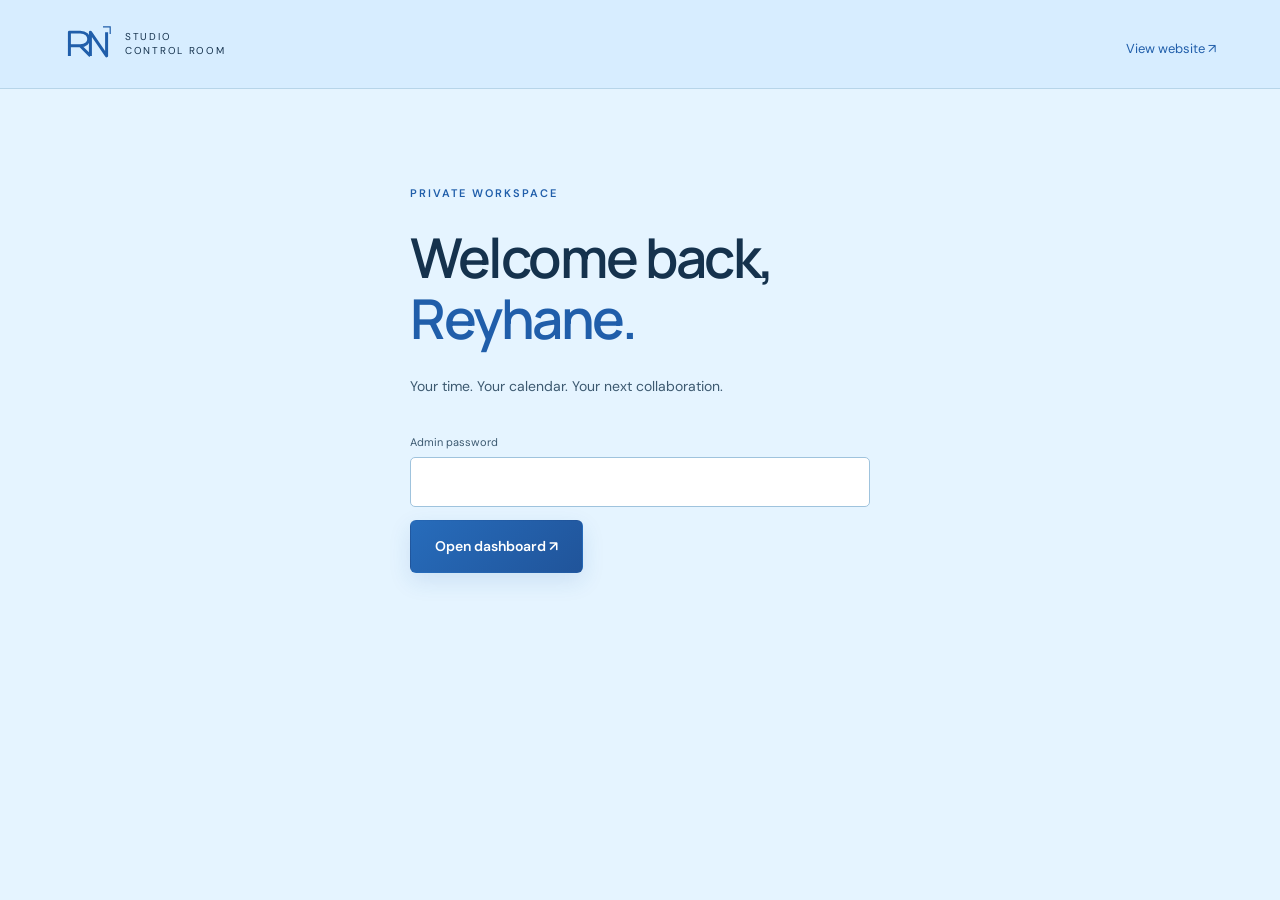
<file: reyhane-v13/public/admin.html>
<!doctype html><html lang="en"><head><meta charset="utf-8"><meta name="viewport" content="width=device-width,initial-scale=1"><meta name="robots" content="noindex,nofollow"><title>RN Studio — Private dashboard</title><link rel="icon" href="assets/rn.svg"><link rel="stylesheet" href="styles.css"><link rel="stylesheet" href="admin.css"><script src="admin.js" defer></script></head><body><header class="admin-header"><a class="brand" href="/"><img src="assets/rn.svg" width="48" alt="RN"><span>STUDIO<br>CONTROL ROOM</span></a><a class="text-link" href="/">View website ↗</a><button id="logout" class="button outline small" hidden>Sign out</button></header><main class="admin-wrap"><section id="login"><div class="eyebrow">PRIVATE WORKSPACE</div><h1>Welcome back,<br><span>Reyhane.</span></h1><p>Your time. Your calendar. Your next collaboration.</p><form id="login-form"><label>Admin password<input type="password" id="password" required autocomplete="current-password"></label><button class="button">Open dashboard ↗</button><p id="login-status" role="status"></p></form></section><section id="dashboard" hidden><div class="dash-title"><div><div class="eyebrow">RN STUDIO / OVERVIEW</div><h1>Your studio, in order.</h1></div><span>Dubai · UTC+04:00</span></div><div class="admin-tabs"><button data-tab="availability" class="active">Availability</button><button data-tab="bookings">Bookings</button></div><section id="availability-panel"><div class="admin-grid"><div class="admin-panel"><h2>Make room for good conversations.</h2><p>Choose a date, select the 30-minute slots you want to offer, then save. Unconfigured days stay closed.</p><label>Date<input type="date" id="admin-date" lang="en"></label><div class="admin-presets"><button id="workday">10:00–17:00</button><button id="closed">Close this day</button></div><p class="small-note">Dates use the Gregorian calendar. Times are in Dubai. Bookings made on this website block their selected slots. External calendars are not synced.</p></div><div class="admin-panel"><h3 id="day-heading">Available times</h3><div id="admin-times"></div><button id="save-day" class="button">Save this day ↗</button><p id="admin-status" role="status"></p></div></div></section><section id="bookings-panel" hidden><div class="bookings-bar"><h2>Conversations ahead.</h2><button id="refresh" class="button outline small">Refresh ↻</button></div><p>All requests, qualification answers, and contact details. Meeting links are shared manually.</p><p id="bookings-status" role="status"></p><div id="booking-list"></div></section></section></main></body></html>
</file>
<file: reyhane-v13/public/styles.css>
@import url('https://fonts.googleapis.com/css2?family=DM+Sans:wght@400;450;500;550;600;650;700&family=Manrope:wght@400;500;600;650;700;750;800&display=swap');
:root{--bg:#e5f4ff;--panel:#f7fcff;--line:#b7d5e9;--muted:#3c5970;--accent:#205eaa;--ink:#15324d;--sky:#a8ddfa;--font:'DM Sans',Arial,sans-serif}*{box-sizing:border-box}html{scroll-behavior:smooth;scroll-padding-top:115px}body{margin:0;color-scheme:light;background:var(--bg);color:var(--ink);font-family:var(--font);font-size:16px;line-height:1.65}a{color:inherit;text-decoration:none}button,input,textarea{font:inherit}button,a,input,textarea,summary{-webkit-tap-highlight-color:transparent}button{cursor:pointer}button:disabled{cursor:not-allowed;opacity:.35}button:focus-visible,a:focus-visible,summary:focus-visible{outline:2px solid var(--accent);outline-offset:5px}input:focus,textarea:focus{outline:2px solid var(--accent)}h1,h2,h3,h4,p{margin:0}h1,h2,h3{font-family:Manrope,var(--font);font-weight:600;line-height:1.15;letter-spacing:-.045em}p{color:var(--muted)}h2{font-size:clamp(34px,4.4vw,58px)}h2 span{color:var(--accent)}h3{font-size:29px}h4{font-weight:500}img{max-width:100%;display:block}.wrap{max-width:1160px;margin:auto;padding-left:28px;padding-right:28px}.section{padding-top:110px;padding-bottom:70px}.eyebrow{font-size:11px;letter-spacing:.18em;font-weight:600;color:var(--accent);margin-bottom:24px}.eyebrow i{display:inline-block;background:var(--accent);width:6px;height:6px;border-radius:50%;margin-right:10px;box-shadow:0 0 12px #a8ddfa}.header{height:94px;max-width:1320px;padding:0 42px;display:flex;align-items:center;justify-content:space-between;gap:24px;margin:auto;position:relative;z-index:4}.brand{display:flex;gap:13px;align-items:center}.header .brand img{width:58px;height:auto}.brand span{font-size:10px;line-height:1.45;letter-spacing:.17em}.header nav{display:flex;padding:5px;border:1px solid var(--line);border-radius:40px;background:#ffffff80}.header nav a{padding:9px 22px;font-size:13px;color:#345571}.header nav a:hover{background:#d4edff;border-radius:30px;color:var(--accent)}.button{display:inline-flex;align-items:center;justify-content:center;gap:30px;background:var(--accent);color:#ffffff;padding:14px 24px;border-radius:6px;border:1px solid transparent;font-weight:600;font-size:14px;transition:background .2s,transform .2s}.button:hover{background:#174d90;transform:translateY(-2px)}.button span{font-size:20px;line-height:1}.button.small{font-size:12px;padding:10px 18px;gap:20px}.button.outline{background:#ffffff70;border-color:#8bbade;color:var(--ink)}.button.outline:hover{background:#d9efff}.hero{text-align:center;position:relative;isolation:isolate;background:linear-gradient(180deg,#c3e7ff 0%,#dbf0ff 68%,var(--bg) 100%);overflow:hidden;padding:76px 28px 0}.halo{position:absolute;z-index:-1;pointer-events:none;top:-200px;left:-10%;width:120%;height:1100px;background:radial-gradient(ellipse at 50% 15%,#ffffffb3,transparent 48%),radial-gradient(ellipse at 18% 35%,#8aceff80,transparent 52%),radial-gradient(ellipse at 86% 40%,#9ed7ff80,transparent 52%);filter:blur(22px)}h1{font-size:clamp(40px,5.3vw,74px);max-width:1140px;margin:0 auto;line-height:1.12}h1 span{color:var(--accent)}.mobile-break{display:none}.intro{max-width:625px;margin:28px auto 0;font-size:16px;line-height:1.8}.actions{display:flex;justify-content:center;gap:12px;margin:30px 0 38px}.metrics{display:flex;justify-content:center;margin:auto;max-width:560px}.metrics>div{flex:1;border-right:1px solid #aacde6}.metrics>div:last-child{border:0}.metrics strong{font-size:32px;font-family:Manrope,var(--font);font-weight:600;letter-spacing:-.05em;display:block;line-height:1.25}.metrics strong span{color:var(--accent)}.metrics small{color:var(--muted);font-size:11px}.hero-video{max-width:940px;margin:65px auto 0;text-align:left}.video-label,.video-foot{display:flex;justify-content:space-between;gap:15px;font-size:9px;letter-spacing:.13em;color:var(--muted);padding:16px 2px}.media{background:radial-gradient(ellipse at 55% 20%,#f5fcffcc,transparent 65%),linear-gradient(135deg,#ccecff,#abd8f7);border:1px solid #94c3e4;border-radius:12px;overflow:hidden;position:relative;display:flex;align-items:center;justify-content:center;aspect-ratio:16/9}.hero-media{box-shadow:0 20px 90px #2b74ac20}.placeholder{text-align:center;padding:25px}.placeholder .play{border-radius:50%;width:64px;height:64px;background:#ffffffb8;border:1px solid #79b9e6;display:grid;place-items:center;color:var(--accent);margin:0 auto 18px;font-size:18px}.placeholder strong{font-size:20px;letter-spacing:-.02em;font-weight:500;display:block}.placeholder small{display:block;margin-top:10px;letter-spacing:.15em;font-size:9px;color:var(--muted)}.media:before{content:'';position:absolute;inset:20px;border:1px solid #ffffff80;pointer-events:none;border-radius:4px}.media video,.media iframe{width:100%;height:100%;border:0;position:absolute;inset:0;object-fit:contain}.creators{text-align:center;padding-top:58px;padding-bottom:40px;border-bottom:1px solid var(--line)}.creators .eyebrow{color:var(--muted);margin-bottom:22px}.creator-row{display:flex;justify-content:center;gap:10px;flex-wrap:wrap}.creator{display:flex;align-items:center;gap:8px;font-size:10px;color:var(--muted)}.avatar{height:28px;width:28px;border-radius:50%;background:linear-gradient(145deg,#d7f0ff,#b6ddf7);border:1px solid #8dbde0;display:grid;place-items:center;color:#315e82;font-size:12px;overflow:hidden}.avatar img{width:100%;height:100%;object-fit:cover}.creators p{font-size:12px;margin-top:20px}.section-head{margin-bottom:55px}.section-head>p{margin-top:22px}.step{display:grid;grid-template-columns:130px 1fr 255px;gap:35px;border-top:1px solid var(--line);padding:42px 0}.step-no{font-family:Manrope,var(--font);font-size:43px;color:var(--accent);line-height:1}.step-no span{display:block;font:9px var(--font);letter-spacing:.14em;color:var(--muted);margin-top:18px}.step h3{margin-bottom:20px}.step p{font-size:14px;margin-bottom:15px;max-width:575px}.text-link{color:var(--accent);font-size:13px;display:inline-block;margin-top:10px}.text-link span{margin-left:24px}.step-art{min-height:190px;border:1px solid var(--line);border-radius:10px;align-self:center;background:#d5edff;padding:22px}.mini-card{transform:rotate(-5deg);background:#f5fbff;padding:18px;box-shadow:0 10px 20px #205eaa15}.mini-card>span,.mini-card small{font-size:8px;letter-spacing:.15em;color:var(--accent)}.mini-card strong{display:block;font-size:20px;font-weight:500;line-height:1.25;margin-top:12px}.mini-line{height:1px;background:#b7d5e9;margin:15px 0}.strategy{grid-template-columns:130px 1fr}.plans{display:grid;grid-template-columns:1fr 1fr;gap:20px;margin-top:30px}.plans>div{border:1px solid var(--line);border-radius:8px;background:#f7fcff;padding:25px}.plans h4{color:var(--accent);margin-bottom:15px;font-size:16px}.plans ul{list-style:none;padding:0;margin:0;font-size:13px;color:var(--muted)}.plans li{padding:6px 0}.plans li:before{content:'↗';color:var(--accent);margin-right:12px}.approval{font-size:12px;color:var(--muted);margin-top:22px}.approval span{color:var(--accent);margin-right:8px}.tags{display:flex;gap:8px;flex-wrap:wrap}.tags span{border:1px solid var(--line);border-radius:4px;padding:5px 10px;font-size:10px;color:var(--accent)}.record-art{background:radial-gradient(ellipse at center,#f1faff,#d5edff);position:relative}.rec{color:var(--accent);font-size:10px;letter-spacing:.1em}.viewfinder{font-size:45px;text-align:center;letter-spacing:-.08em;color:#386c99}.timecode{font-size:9px;display:block;text-align:right;font-family:monospace}.review-art>span{font-size:8px;letter-spacing:.14em;color:var(--muted)}.review-art>div{font-size:30px;line-height:1.4;letter-spacing:-.04em;margin-top:8px}.review-art em{color:var(--accent);font-style:normal}.bright{color:var(--accent)}.results-section{background:#c8e7fc;border-top:1px solid var(--line);border-bottom:1px solid var(--line)}.split-head{display:flex;justify-content:space-between;align-items:end;gap:40px}.split-head p{max-width:330px;font-size:14px}.results-grid{display:grid;grid-template-columns:repeat(3,1fr);gap:20px;margin-bottom:28px}.result-card{border:1px solid var(--line);border-radius:10px;background:#f6fbff;overflow:hidden;position:relative;min-height:320px;padding:0;color:var(--muted)}.result-card img{width:100%;height:100%;object-fit:contain}.result-card.empty{display:flex;align-items:center;justify-content:center;flex-direction:column;gap:15px;background:linear-gradient(145deg,#f6fcff,#e1f1ff)}.result-card.empty span{font-size:40px;font-weight:400;color:#205eaa}.result-card.empty p{font-size:12px}.result-card.empty small{font-size:9px;letter-spacing:.13em;color:#3c5970}.result-card[hidden]{display:none}.story{display:grid;grid-template-columns:1fr 1.2fr;align-items:center;gap:90px}.story p{font-size:14px;max-width:350px;margin-top:22px}.signature{font-family:Georgia,serif;font-style:italic;font-size:32px;color:var(--accent);margin-top:30px}.signature span{font-style:normal;font-size:22px;margin-left:20px}.story-media{aspect-ratio:4/4.5}.faq{max-width:900px}.faq .section-head{text-align:center}.faq details{border-top:1px solid var(--line)}.faq details:last-child{border-bottom:1px solid var(--line)}.faq summary{padding:25px 5px;list-style:none;cursor:pointer;display:flex;align-items:center;justify-content:space-between;font-size:16px}.faq summary::-webkit-details-marker{display:none}.faq summary:after{content:'+';font-size:23px;color:var(--accent);font-weight:400;margin-left:20px}.faq details[open] summary:after{content:'−'}.faq details .media{margin:0 5px 25px}.booking-card{border:1px solid #a0cce9;border-radius:14px;display:grid;grid-template-columns:1fr 1fr;overflow:hidden;background:linear-gradient(125deg,#c0e5ff,#e4f4ff 65%)}.booking-intro{padding:48px 38px}.booking-intro h2{font-size:38px}.booking-intro>p{font-size:14px;margin-top:25px}.booking-details{margin-top:50px;display:grid;gap:15px;font-size:11px;color:#345571}.scheduler{padding:35px;border-left:1px solid var(--line);background:#ffffffb3}.calendar-top{display:flex;justify-content:space-between;align-items:center;margin-bottom:22px}.calendar-top h3{font-size:18px;letter-spacing:-.02em}.calendar-top button{background:none;color:var(--accent);border:1px solid var(--line);border-radius:5px;margin-left:5px;width:30px;height:30px}.weekdays,.calendar{display:grid;grid-template-columns:repeat(7,1fr);gap:5px;text-align:center}.weekdays{font-size:10px;color:var(--muted);margin-bottom:8px}.calendar button{height:39px;background:transparent;border:1px solid transparent;border-radius:6px;color:var(--ink);font-size:12px}.calendar button:hover{border-color:var(--accent)}.calendar button.selected,.slots button.selected{background:var(--accent);color:#ffffff}.calendar button.today{border-color:#82b4d8}#slot-status{font-size:12px;margin:20px 0 10px}.slots{display:flex;flex-wrap:wrap;gap:8px}.slots button{border:1px solid #82b4d8;background:#ffffff80;border-radius:5px;color:var(--accent);padding:6px 12px;font-size:12px}label{display:block;font-size:11px;color:var(--muted);margin:13px 0}label span{opacity:.7}input,textarea{display:block;width:100%;background:#ffffff;color:var(--ink);border:1px solid #9fc3dd;border-radius:5px;padding:10px;margin-top:6px}textarea{resize:vertical}.field-pair{display:grid;grid-template-columns:1fr 1fr;gap:12px}.consent{display:flex;align-items:start;gap:9px;font-size:10px}.consent input{width:auto;margin-top:4px}#booking-form{border-top:1px solid var(--line);margin-top:25px;padding-top:20px}#selected-slot{font-size:13px;color:var(--accent)}#booking-form .button{width:100%;margin-top:8px}.form-status{font-size:12px;margin-top:15px}#confirmation{padding:30px 0;color:var(--accent)}.honeypot{position:absolute;left:-9999px}.final-cta{text-align:center;padding-top:110px;padding-bottom:100px}.final-cta h2{font-size:clamp(40px,5.5vw,72px)}.final-cta .button{margin-top:32px}footer{border-top:1px solid var(--line)}.footer-top{padding:50px 0;display:grid;grid-template-columns:2fr 1fr 1fr;gap:35px}.footer-top p{font-size:12px;margin-top:17px}.footer-top h4{font-size:9px;letter-spacing:.16em;color:var(--muted);margin-bottom:18px}.footer-top>div>a:not(.brand),#socials>a,#socials>span{display:block;font-size:12px;margin-top:8px}#socials>span{color:#3c5970}.footer-bottom{padding:20px 0;border-top:1px solid var(--line);display:flex;justify-content:space-between;color:var(--muted);font-size:9px;letter-spacing:.08em}.skip{position:absolute;top:-100px}.skip:focus{top:10px;z-index:99;background:var(--bg);padding:15px}dialog{max-width:90vw;max-height:90vh;background:var(--panel);color:var(--ink);border:1px solid var(--line);border-radius:10px;padding:25px}dialog::backdrop{background:#15324dbb}dialog img{max-height:75vh}dialog button{float:right;background:none;color:var(--ink);border:0;font-size:30px}dialog p{font-size:12px}[hidden]{display:none!important}@media(min-width:1600px){.hero{padding-top:100px}}@media(max-width:900px){.header{padding:0 24px}.header nav a{padding:8px 12px}.step{grid-template-columns:80px 1fr;gap:24px}.step-art{display:none}.story{gap:35px}.booking-card{grid-template-columns:1fr}.booking-intro{padding:35px}.booking-details{margin-top:25px}.scheduler{border-top:1px solid var(--line);border-left:0}.creator-row{gap:9px}.creator span:not(.avatar){display:none}}@media(max-width:600px){.header{height:115px;flex-wrap:wrap;gap:0;padding:12px 20px}.header .brand img{width:42px}.header .brand span{font-size:8px}.header nav{order:3;width:100%;justify-content:center;margin-top:10px;border:0;background:transparent;padding:0}.header nav a{padding:5px 20px;font-size:11px}.header .small{padding:8px 12px;font-size:10px;gap:12px}.hero{padding:45px 20px 0}.hero .eyebrow{font-size:8px;margin-bottom:24px}h1{font-size:39px;line-height:1.16;letter-spacing:-.05em}.mobile-break{display:block}.intro{font-size:13px;max-width:335px;margin-top:22px}.actions{gap:8px;margin:25px 0 32px}.actions .button{padding:12px 13px;font-size:11px;gap:14px}.metrics strong{font-size:27px}.metrics small{font-size:9px}.hero-video{margin-top:40px}.video-label,.video-foot{font-size:7px;letter-spacing:.07em}.placeholder strong{font-size:15px}.placeholder .play{width:45px;height:45px;font-size:13px;margin-bottom:10px}.placeholder small{font-size:7px}.wrap{padding-left:22px;padding-right:22px}.section{padding-top:75px;padding-bottom:35px}.creators{padding-top:35px}.creator-row{gap:8px}.avatar{width:24px;height:24px;font-size:8px}.creators .eyebrow{font-size:9px}.creators p{font-size:10px}h2{font-size:34px}.section-head{margin-bottom:35px}.section-head>p{font-size:13px}.step{padding:30px 0;grid-template-columns:42px 1fr;gap:18px}.step-no{font-size:27px}.step-no span{display:none}.step h3{font-size:24px}.step p{font-size:13px}.plans{grid-template-columns:1fr;gap:12px}.plans>div{padding:20px}.approval{font-size:10px}.split-head{display:block}.split-head p{margin-top:20px}.results-grid{grid-template-columns:1fr 1fr;gap:12px}.result-card{min-height:230px}.result-card.empty p{font-size:10px}.result-card.empty small{font-size:7px}.story{grid-template-columns:1fr;gap:30px}.story-media{aspect-ratio:4/3}.faq summary{font-size:14px;padding:20px 0}.booking-intro,.scheduler{padding:25px 20px}.booking-intro h2{font-size:31px}.booking-details{font-size:9px}.field-pair{grid-template-columns:1fr;gap:0}.final-cta{padding-top:75px;padding-bottom:70px}.footer-top{grid-template-columns:1fr 1fr;gap:30px}.footer-top>div:first-child{grid-column:1/-1}.footer-bottom{font-size:7px}.button{font-size:12px}.results-grid .result-card:nth-child(3){grid-column:1/-1;min-height:240px}}@media(prefers-reduced-motion:reduce){html{scroll-behavior:auto}*{transition:none!important}}

/* Sky edition: light surfaces and restrained sapphire accents. */
::selection{background:#9ed5fc;color:#15324d}
.header{background:transparent}
.button:not(.outline){background:linear-gradient(135deg,#276cbb,#20549a);box-shadow:0 8px 22px #205eaa20;color:#fff}
.button:not(.outline):hover{background:linear-gradient(135deg,#205eaa,#164682)}
.button.outline{color:var(--accent)}
.hero h1{color:#15324d}
.hero h1 span{color:#205eaa}
.hero-media{box-shadow:0 24px 70px #276cbb1c,inset 0 1px 0 #fff}
.placeholder .play{box-shadow:0 8px 25px #205eaa12}
.plans>div,.result-card{box-shadow:0 8px 28px #205eaa06}
.tags span{background:#f6fcff}
.faq details[open]{background:#ffffff55}
.booking-card{box-shadow:0 20px 60px #205eaa12}
input,textarea{accent-color:var(--accent)}
input::placeholder,textarea::placeholder{color:#57758d}
.calendar button:disabled{opacity:1;color:#7992a6;background:transparent}
.calendar button:not(:disabled):not(.selected):hover{background:#e0f2ff}
.calendar-top button:hover{background:#d4edff}
.slots button:hover{background:#d4edff}
.slots button.selected:hover{background:var(--accent);color:#fff}
.final-cta{background:radial-gradient(ellipse at 50% 65%,#b8e0ff80,transparent 72%)}

/* Custom booking application */
.booking-progress{display:flex;flex-wrap:wrap;gap:8px;margin-bottom:25px;color:var(--accent);font-size:10px;font-weight:700;text-transform:uppercase;letter-spacing:.05em}.booking-progress span{background:#dff2ff;border:1px solid var(--line);border-radius:20px;padding:7px 10px}.qualification{border-top:1px solid var(--line);margin-top:23px;padding-top:22px}.qualification .eyebrow{font-size:10px;margin-bottom:16px}select{width:100%;min-height:46px;padding:12px;border:1px solid var(--line);border-radius:7px;background:#f5fbff;color:var(--ink);font:inherit;margin-top:8px}select:focus{outline:2px solid var(--accent);outline-offset:2px}.qualification label{line-height:1.6}.local-time{font-size:12px;color:var(--muted);margin:8px 0 20px}.video-facade{width:100%;height:100%;position:absolute;inset:0;display:grid;place-content:center;justify-items:center;gap:16px;background:#172d48;color:white;border:0;cursor:pointer}.video-facade img{position:absolute;inset:0;width:100%;height:100%;object-fit:cover;opacity:.58}.video-facade .play,.video-facade strong{position:relative;z-index:1}.video-facade strong{font-size:clamp(14px,2vw,22px);padding:0 20px}.video-facade:hover .play{transform:scale(1.08)}#confirmation small{display:block;margin-top:16px;overflow-wrap:anywhere}button:disabled{cursor:not-allowed}select option{color:#173352;background:#fff}@media(max-width:600px){.booking-progress{font-size:9px}.scheduler{min-width:0}.field-pair{grid-template-columns:1fr}select{font-size:14px}}

/* Video portfolio cards */
.result-card.result-video{aspect-ratio:9/16;min-height:0;background:#17324d}
.result-card.result-video.media:before{inset:12px}
.result-card.result-video .video-facade strong{font-size:14px}
.result-card.result-video iframe{object-fit:cover}
@media(max-width:600px){
  .result-card.result-video{min-height:0}
  .results-grid .result-card.result-video:nth-child(3){grid-column:1/-1;width:calc(50% - 6px);min-height:0;justify-self:center}
}
</file>
<file: reyhane-v13/public/admin.css>
.admin-header{display:flex;align-items:center;gap:25px;justify-content:space-between;padding:25px 5%;border-bottom:1px solid var(--line)}.admin-wrap{max-width:1250px;margin:auto;padding:65px 35px}#login{max-width:460px;margin:30px auto}#login h1{font-size:55px}#login p{font-size:14px;margin:25px 0}#login-form{margin-top:35px}#login-form input{padding:15px}#login-status{color:var(--accent)}.dash-title{display:flex;justify-content:space-between;align-items:end;gap:20px}.dash-title h1{font-size:43px}.dash-title>span{font-size:12px;color:var(--muted)}.admin-tabs{display:flex;gap:10px;border-bottom:1px solid var(--line);margin:35px 0}.admin-tabs button{background:none;border:0;color:var(--muted);padding:15px 25px}.admin-tabs button.active{border-bottom:2px solid var(--accent);color:var(--accent)}.admin-grid{display:grid;grid-template-columns:1fr 1.2fr;gap:25px}.admin-panel{background:var(--panel);border:1px solid var(--line);border-radius:12px;padding:30px}.admin-panel h2{font-size:31px}.admin-panel h3{font-size:20px}.admin-panel p{margin-top:20px;font-size:13px}.admin-panel label{margin-top:30px}.admin-presets{display:flex;gap:10px;margin-top:15px}.admin-presets button{border:1px solid var(--line);background:none;color:var(--accent);border-radius:5px;padding:8px 13px;font-size:12px}.admin-panel .small-note{font-size:11px}.admin-panel input{color-scheme:light}#admin-times{display:grid;grid-template-columns:repeat(6,1fr);gap:7px;margin:25px 0}#admin-times button{border:1px solid var(--line);color:var(--muted);background:none;padding:7px 2px;border-radius:4px;font-size:11px}#admin-times button.active{background:var(--accent);color:#ffffff}.bookings-bar{display:flex;justify-content:space-between;gap:20px;align-items:center}.bookings-bar h2{font-size:32px}#bookings-panel>p{font-size:13px;margin:20px 0}.booking-row{padding:25px;background:var(--panel);border:1px solid var(--line);border-radius:9px;margin-top:15px;display:grid;grid-template-columns:1fr 1fr;gap:25px}.booking-row h3{font-size:22px}.booking-row p,.booking-row a{font-size:13px;overflow-wrap:anywhere}.booking-row p{margin-top:10px}.booking-row a{display:block;color:var(--accent);margin-top:8px}.booking-row small{color:var(--accent)}@media(max-width:700px){.admin-wrap{padding:40px 20px}.dash-title{display:block}.dash-title h1{font-size:33px}.dash-title>span{display:block;margin-top:15px}.admin-grid{grid-template-columns:1fr}.admin-panel{padding:22px}.booking-row{grid-template-columns:1fr}.admin-header{padding:20px}.admin-header .text-link{font-size:11px}.bookings-bar h2{font-size:25px}}

.admin-panel,.booking-row{box-shadow:0 12px 35px #205eaa09}.admin-header{background:#d7edff}.admin-presets button:hover{background:#d9efff}#admin-times button:hover:not(.active){background:#e4f4ff}

.booking-answers{display:grid;grid-template-columns:100px 1fr;gap:8px;font-size:13px;margin-top:20px}.booking-answers dt{color:var(--muted)}.booking-answers dd{margin:0;overflow-wrap:anywhere}.status-badge{display:inline-block;background:#d9efff;color:#15538a;padding:5px 10px;border-radius:20px;font-size:11px;margin-top:8px;text-transform:capitalize}.booking-editor{border-top:1px solid var(--line);margin-top:20px;padding-top:15px}.booking-editor input,.booking-editor select{font-size:13px}.booking-editor .button{margin-top:10px}.booking-row{align-items:start}
</file>
